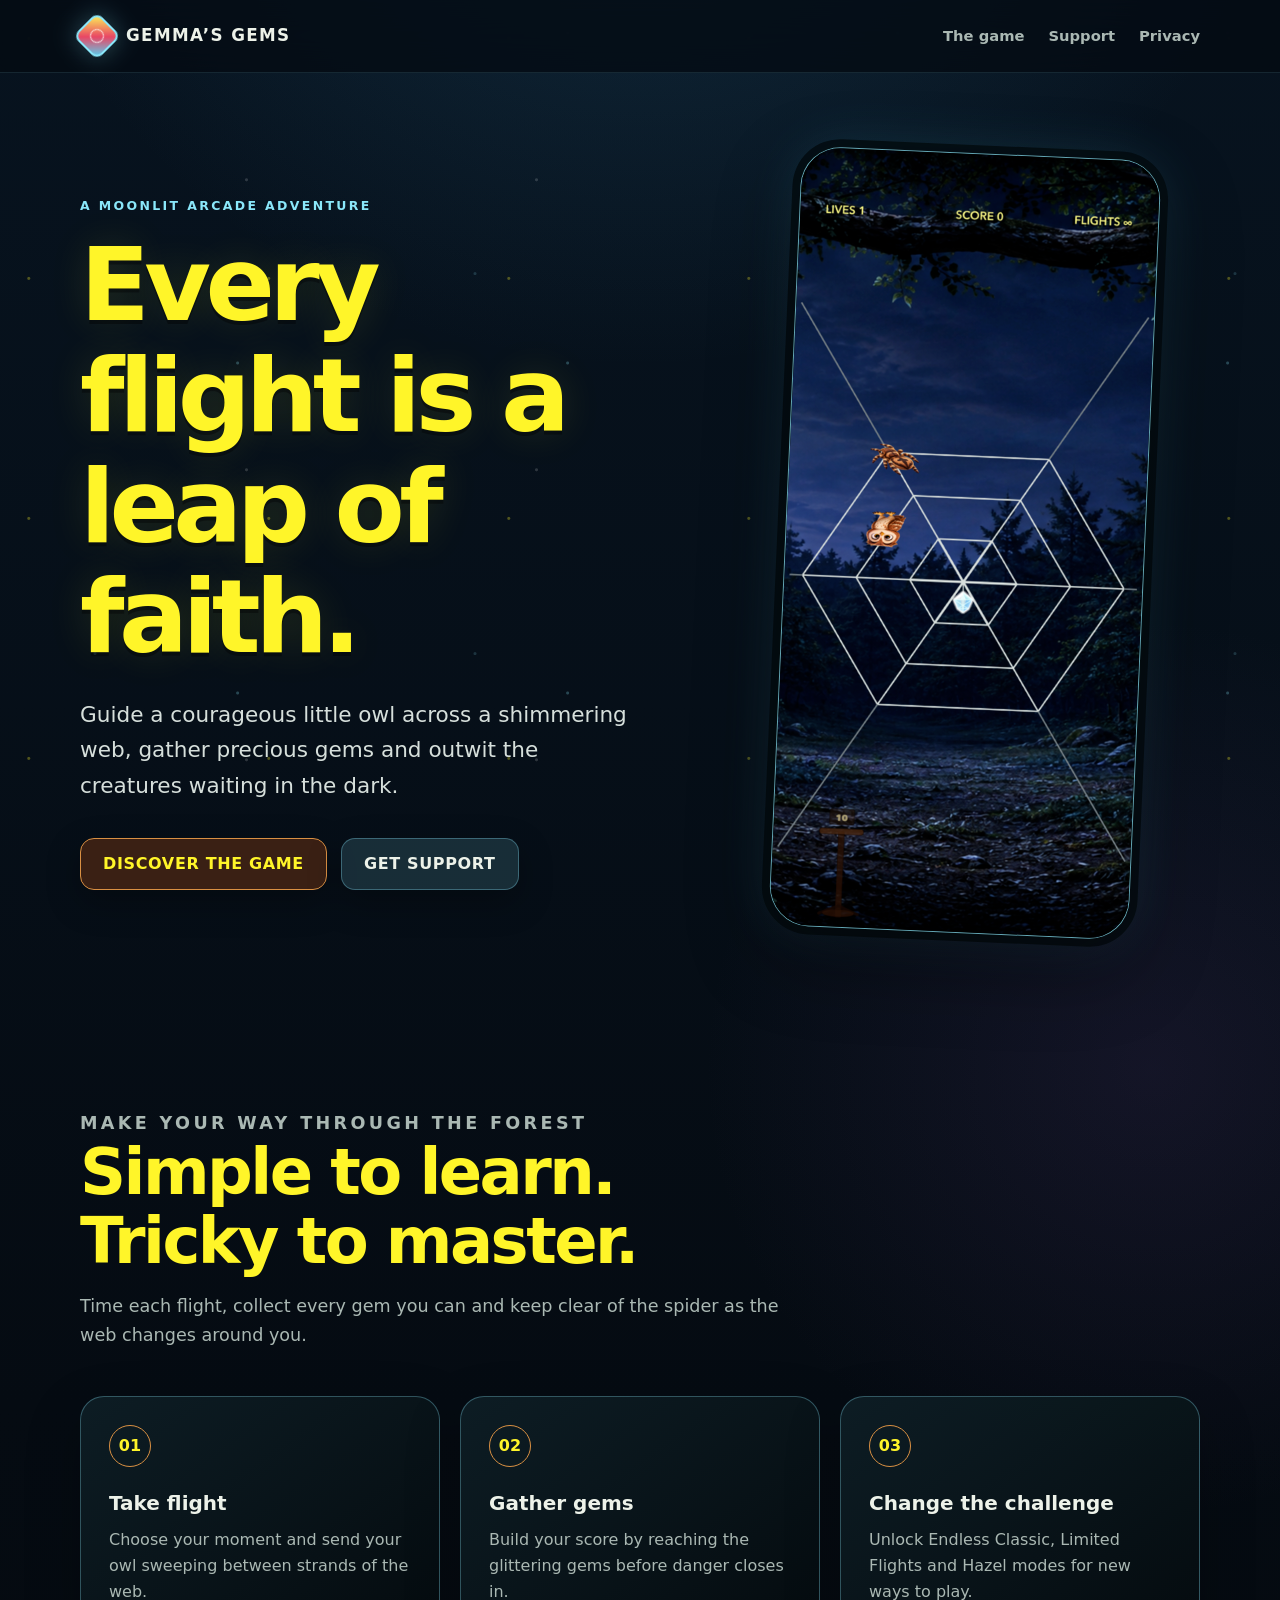
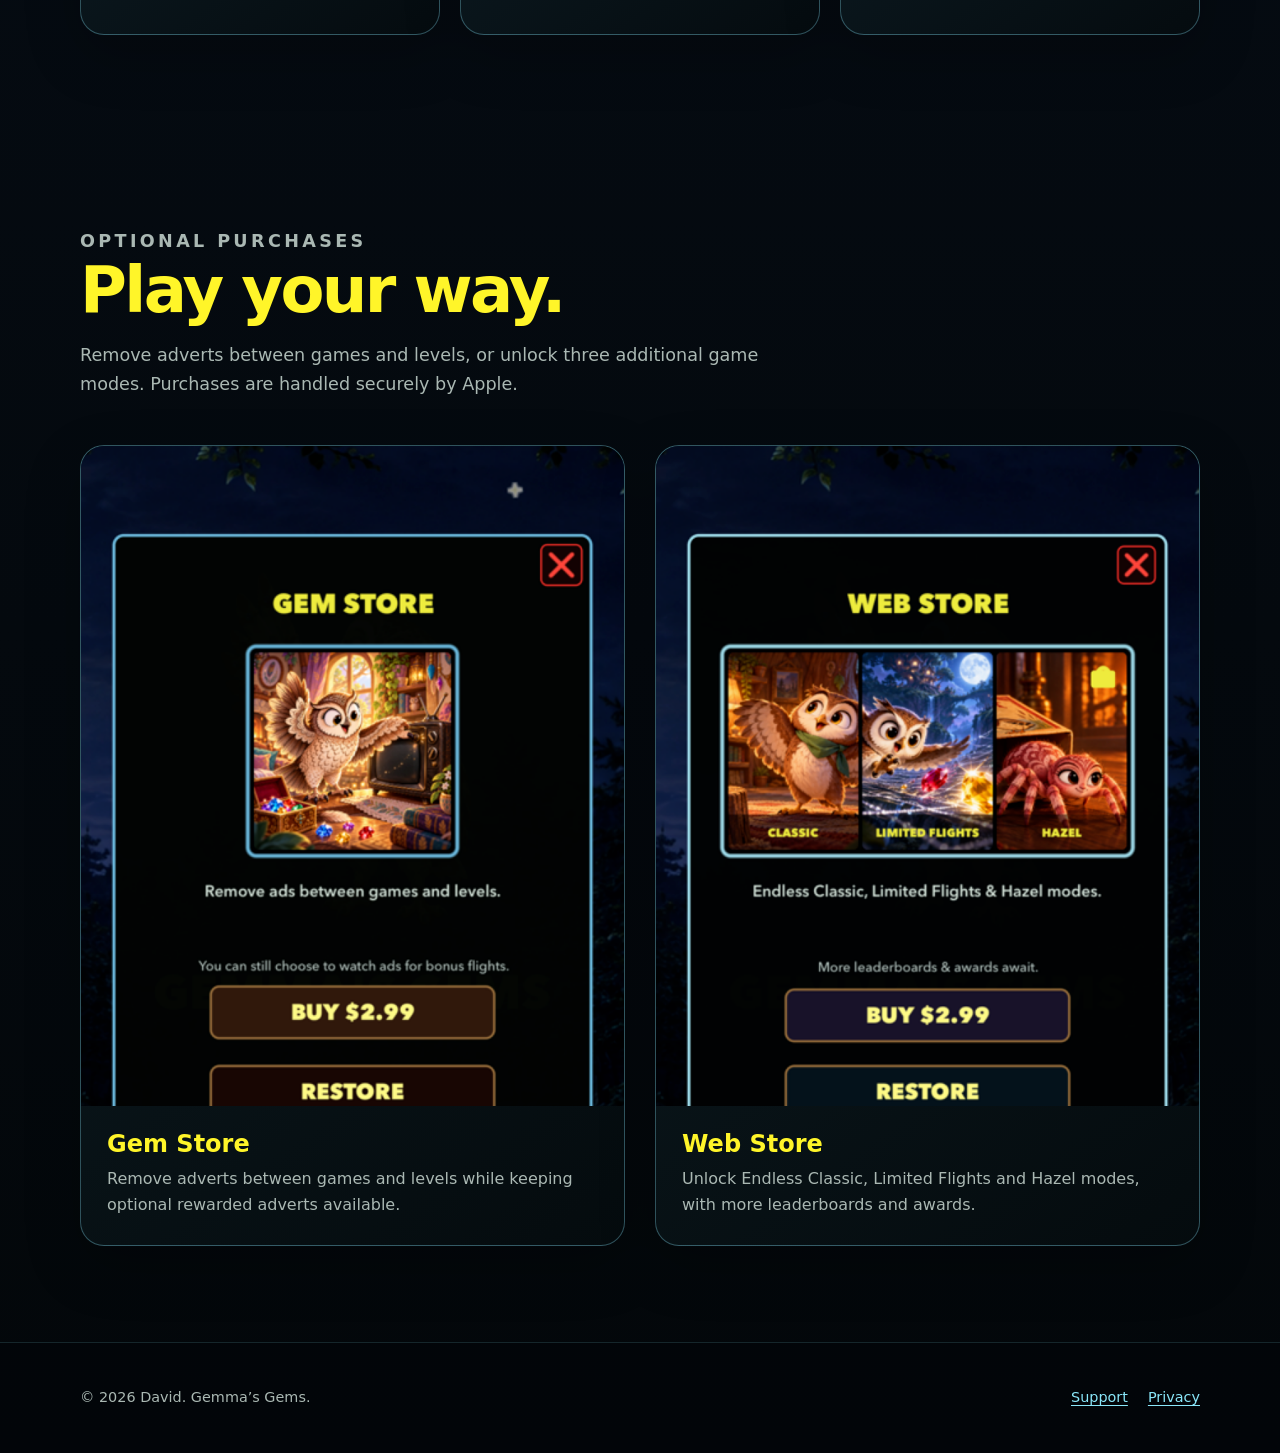
<file: index.html>
<!doctype html>
<html lang="en-GB">
<head>
    <meta charset="utf-8">
    <meta name="viewport" content="width=device-width, initial-scale=1">
    <meta name="description" content="Gemma’s Gems — guide a brave owl across a moonlit web, collect gems and discover new ways to play.">
    <meta name="theme-color" content="#07131f">
    <title>Gemma’s Gems</title>
    <link rel="stylesheet" href="styles.css">
</head>
<body>
    <header class="site-header">
        <nav class="nav" aria-label="Main navigation">
            <a class="brand" href="index.html">
                <span class="brand-mark" aria-hidden="true"></span>
                <span>Gemma’s Gems</span>
            </a>
            <div class="nav-links">
                <a href="#game">The game</a>
                <a href="support.html">Support</a>
                <a href="privacy.html">Privacy</a>
            </div>
        </nav>
    </header>

    <main>
        <section class="shell hero">
            <div>
                <p class="eyebrow">A moonlit arcade adventure</p>
                <h1>Every flight is a leap of faith.</h1>
                <p class="hero-copy">Guide a courageous little owl across a shimmering web, gather precious gems and outwit the creatures waiting in the dark.</p>
                <div class="button-row">
                    <a class="button" href="#game">Discover the game</a>
                    <a class="button secondary" href="support.html">Get support</a>
                </div>
            </div>
            <div class="hero-art" aria-label="A live round of Gemma’s Gems">
                <div class="phone">
                    <img src="assets/gameplay.png" alt="Gemma’s Gems gameplay showing an owl flying across a moonlit web towards a glowing gem while a spider approaches.">
                </div>
            </div>
        </section>

        <section class="section" id="game">
            <div class="shell">
                <div class="section-heading">
                    <p class="eyebrow">Make your way through the forest</p>
                    <h2>Simple to learn. Tricky to master.</h2>
                    <p>Time each flight, collect every gem you can and keep clear of the spider as the web changes around you.</p>
                </div>
                <div class="feature-grid">
                    <article class="card feature-card">
                        <span class="number">01</span>
                        <h3>Take flight</h3>
                        <p>Choose your moment and send your owl sweeping between strands of the web.</p>
                    </article>
                    <article class="card feature-card">
                        <span class="number">02</span>
                        <h3>Gather gems</h3>
                        <p>Build your score by reaching the glittering gems before danger closes in.</p>
                    </article>
                    <article class="card feature-card">
                        <span class="number">03</span>
                        <h3>Change the challenge</h3>
                        <p>Unlock Endless Classic, Limited Flights and Hazel modes for new ways to play.</p>
                    </article>
                </div>
            </div>
        </section>

        <section class="section">
            <div class="shell">
                <div class="section-heading">
                    <p class="eyebrow">Optional purchases</p>
                    <h2>Play your way.</h2>
                    <p>Remove adverts between games and levels, or unlock three additional game modes. Purchases are handled securely by Apple.</p>
                </div>
                <div class="store-showcase">
                    <article class="card store-card">
                        <img src="assets/gem-store.png" alt="Gem Store screen showing the Remove Ads purchase.">
                        <div class="store-card-copy">
                            <h3>Gem Store</h3>
                            <p>Remove adverts between games and levels while keeping optional rewarded adverts available.</p>
                        </div>
                    </article>
                    <article class="card store-card">
                        <img src="assets/web-store.png" alt="Web Store screen showing the additional game modes purchase.">
                        <div class="store-card-copy">
                            <h3>Web Store</h3>
                            <p>Unlock Endless Classic, Limited Flights and Hazel modes, with more leaderboards and awards.</p>
                        </div>
                    </article>
                </div>
            </div>
        </section>
    </main>

    <footer class="site-footer">
        <div class="shell footer-inner">
            <span>© 2026 David. Gemma’s Gems.</span>
            <div class="footer-links">
                <a href="support.html">Support</a>
                <a href="privacy.html">Privacy</a>
            </div>
        </div>
    </footer>
</body>
</html>
</file>
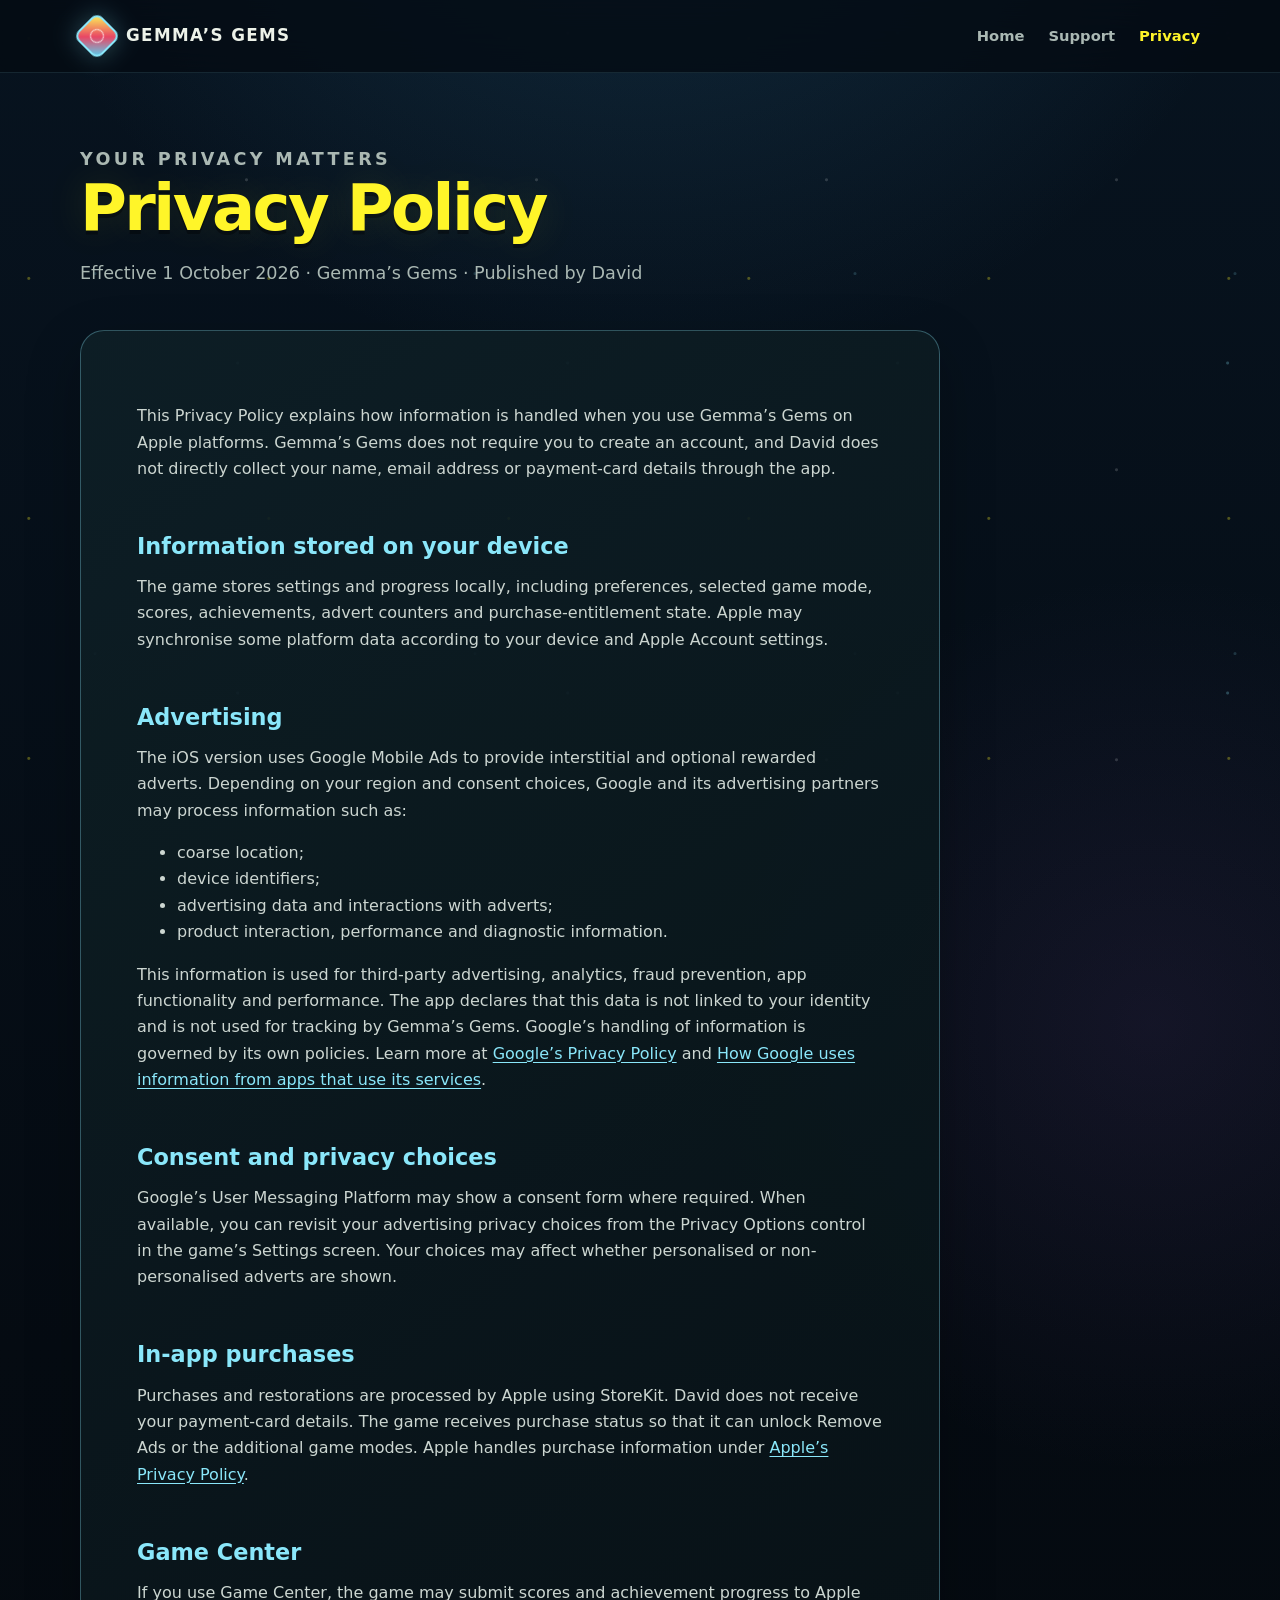
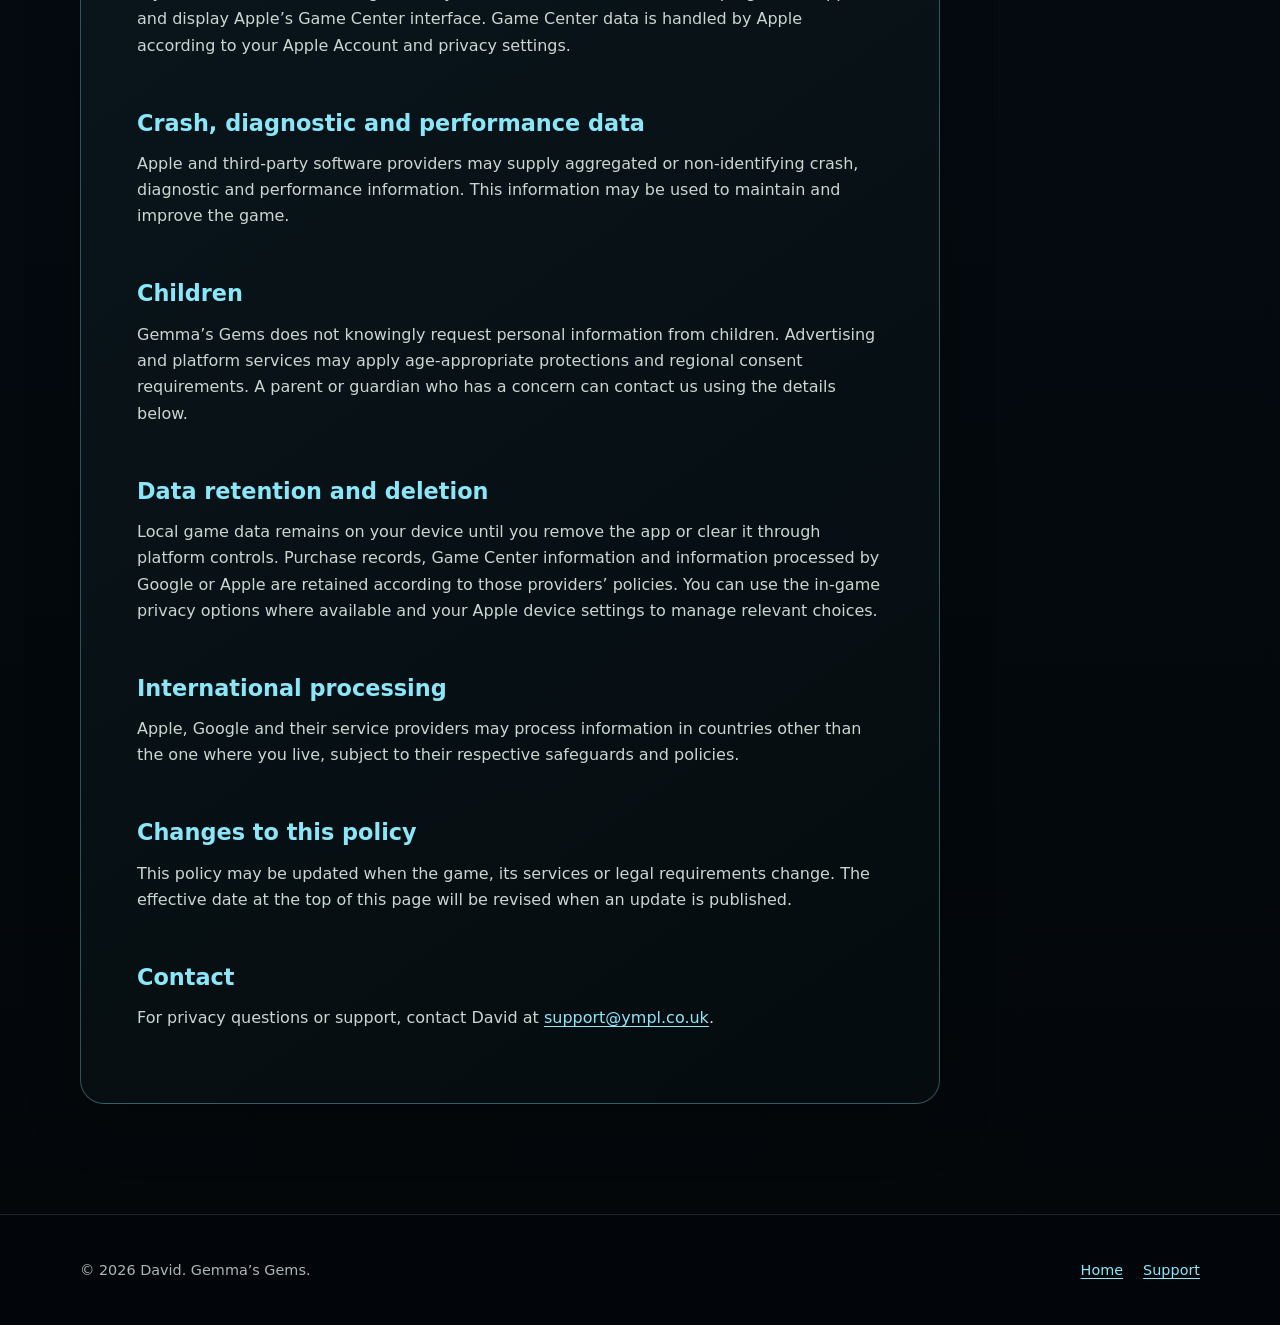
<file: privacy.html>
<!doctype html>
<html lang="en-GB">
<head>
    <meta charset="utf-8">
    <meta name="viewport" content="width=device-width, initial-scale=1">
    <meta name="description" content="Privacy Policy for Gemma’s Gems.">
    <meta name="theme-color" content="#07131f">
    <title>Privacy Policy — Gemma’s Gems</title>
    <link rel="stylesheet" href="styles.css">
</head>
<body>
    <header class="site-header">
        <nav class="nav" aria-label="Main navigation">
            <a class="brand" href="index.html">
                <span class="brand-mark" aria-hidden="true"></span>
                <span>Gemma’s Gems</span>
            </a>
            <div class="nav-links">
                <a href="index.html">Home</a>
                <a href="support.html">Support</a>
                <a href="privacy.html" aria-current="page">Privacy</a>
            </div>
        </nav>
    </header>

    <main class="shell page-main">
        <div class="page-heading">
            <p class="eyebrow">Your privacy matters</p>
            <h1>Privacy Policy</h1>
            <p>Effective 1 October 2026 · Gemma’s Gems · Published by David</p>
        </div>

        <article class="card content-card">
            <p>This Privacy Policy explains how information is handled when you use Gemma’s Gems on Apple platforms. Gemma’s Gems does not require you to create an account, and David does not directly collect your name, email address or payment-card details through the app.</p>

            <h2>Information stored on your device</h2>
            <p>The game stores settings and progress locally, including preferences, selected game mode, scores, achievements, advert counters and purchase-entitlement state. Apple may synchronise some platform data according to your device and Apple Account settings.</p>

            <h2>Advertising</h2>
            <p>The iOS version uses Google Mobile Ads to provide interstitial and optional rewarded adverts. Depending on your region and consent choices, Google and its advertising partners may process information such as:</p>
            <ul>
                <li>coarse location;</li>
                <li>device identifiers;</li>
                <li>advertising data and interactions with adverts;</li>
                <li>product interaction, performance and diagnostic information.</li>
            </ul>
            <p>This information is used for third-party advertising, analytics, fraud prevention, app functionality and performance. The app declares that this data is not linked to your identity and is not used for tracking by Gemma’s Gems. Google’s handling of information is governed by its own policies. Learn more at <a href="https://policies.google.com/privacy" rel="noreferrer">Google’s Privacy Policy</a> and <a href="https://policies.google.com/technologies/partner-sites" rel="noreferrer">How Google uses information from apps that use its services</a>.</p>

            <h2>Consent and privacy choices</h2>
            <p>Google’s User Messaging Platform may show a consent form where required. When available, you can revisit your advertising privacy choices from the Privacy Options control in the game’s Settings screen. Your choices may affect whether personalised or non-personalised adverts are shown.</p>

            <h2>In-app purchases</h2>
            <p>Purchases and restorations are processed by Apple using StoreKit. David does not receive your payment-card details. The game receives purchase status so that it can unlock Remove Ads or the additional game modes. Apple handles purchase information under <a href="https://www.apple.com/legal/privacy/" rel="noreferrer">Apple’s Privacy Policy</a>.</p>

            <h2>Game Center</h2>
            <p>If you use Game Center, the game may submit scores and achievement progress to Apple and display Apple’s Game Center interface. Game Center data is handled by Apple according to your Apple Account and privacy settings.</p>

            <h2>Crash, diagnostic and performance data</h2>
            <p>Apple and third-party software providers may supply aggregated or non-identifying crash, diagnostic and performance information. This information may be used to maintain and improve the game.</p>

            <h2>Children</h2>
            <p>Gemma’s Gems does not knowingly request personal information from children. Advertising and platform services may apply age-appropriate protections and regional consent requirements. A parent or guardian who has a concern can contact us using the details below.</p>

            <h2>Data retention and deletion</h2>
            <p>Local game data remains on your device until you remove the app or clear it through platform controls. Purchase records, Game Center information and information processed by Google or Apple are retained according to those providers’ policies. You can use the in-game privacy options where available and your Apple device settings to manage relevant choices.</p>

            <h2>International processing</h2>
            <p>Apple, Google and their service providers may process information in countries other than the one where you live, subject to their respective safeguards and policies.</p>

            <h2>Changes to this policy</h2>
            <p>This policy may be updated when the game, its services or legal requirements change. The effective date at the top of this page will be revised when an update is published.</p>

            <h2>Contact</h2>
            <p>For privacy questions or support, contact David at <a href="mailto:support@ympl.co.uk">support@ympl.co.uk</a>.</p>
        </article>
    </main>

    <footer class="site-footer">
        <div class="shell footer-inner">
            <span>© 2026 David. Gemma’s Gems.</span>
            <div class="footer-links">
                <a href="index.html">Home</a>
                <a href="support.html">Support</a>
            </div>
        </div>
    </footer>
</body>
</html>
</file>
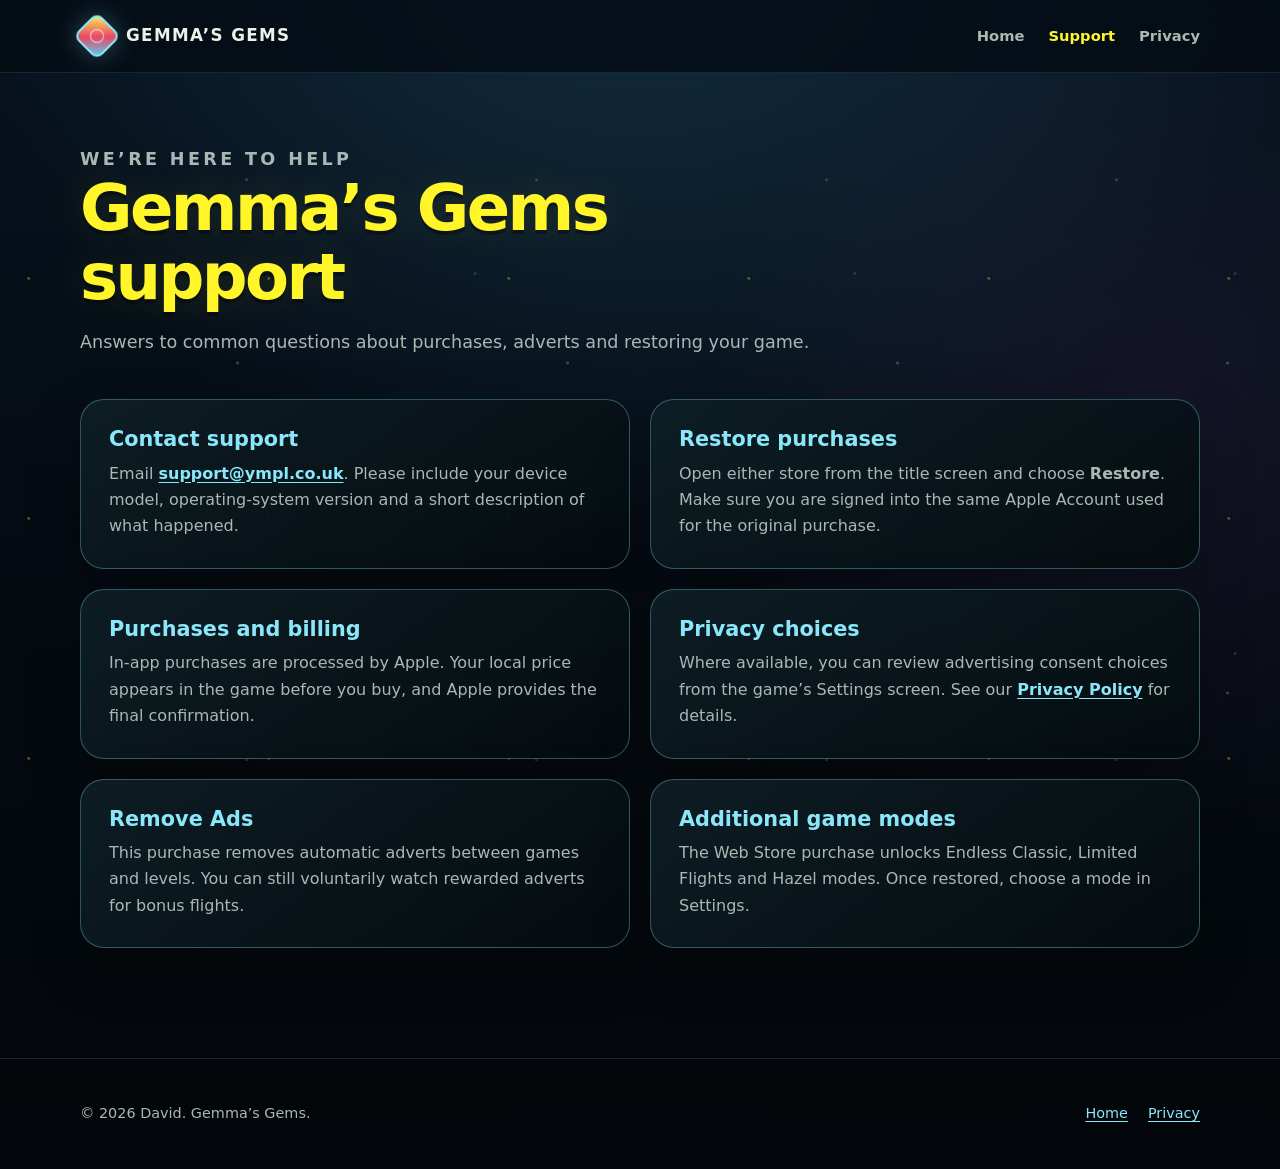
<file: support.html>
<!doctype html>
<html lang="en-GB">
<head>
    <meta charset="utf-8">
    <meta name="viewport" content="width=device-width, initial-scale=1">
    <meta name="description" content="Support for Gemma’s Gems.">
    <meta name="theme-color" content="#07131f">
    <title>Support — Gemma’s Gems</title>
    <link rel="stylesheet" href="styles.css">
</head>
<body>
    <header class="site-header">
        <nav class="nav" aria-label="Main navigation">
            <a class="brand" href="index.html">
                <span class="brand-mark" aria-hidden="true"></span>
                <span>Gemma’s Gems</span>
            </a>
            <div class="nav-links">
                <a href="index.html">Home</a>
                <a href="support.html" aria-current="page">Support</a>
                <a href="privacy.html">Privacy</a>
            </div>
        </nav>
    </header>

    <main class="shell page-main">
        <div class="page-heading">
            <p class="eyebrow">We’re here to help</p>
            <h1>Gemma’s Gems support</h1>
            <p>Answers to common questions about purchases, adverts and restoring your game.</p>
        </div>

        <div class="support-grid">
            <section class="card support-card">
                <h2>Contact support</h2>
                <p>Email <a href="mailto:support@ympl.co.uk">support@ympl.co.uk</a>. Please include your device model, operating-system version and a short description of what happened.</p>
            </section>
            <section class="card support-card">
                <h2>Restore purchases</h2>
                <p>Open either store from the title screen and choose <strong>Restore</strong>. Make sure you are signed into the same Apple Account used for the original purchase.</p>
            </section>
            <section class="card support-card">
                <h2>Purchases and billing</h2>
                <p>In-app purchases are processed by Apple. Your local price appears in the game before you buy, and Apple provides the final confirmation.</p>
            </section>
            <section class="card support-card">
                <h2>Privacy choices</h2>
                <p>Where available, you can review advertising consent choices from the game’s Settings screen. See our <a href="privacy.html">Privacy Policy</a> for details.</p>
            </section>
            <section class="card support-card">
                <h2>Remove Ads</h2>
                <p>This purchase removes automatic adverts between games and levels. You can still voluntarily watch rewarded adverts for bonus flights.</p>
            </section>
            <section class="card support-card">
                <h2>Additional game modes</h2>
                <p>The Web Store purchase unlocks Endless Classic, Limited Flights and Hazel modes. Once restored, choose a mode in Settings.</p>
            </section>
        </div>
    </main>

    <footer class="site-footer">
        <div class="shell footer-inner">
            <span>© 2026 David. Gemma’s Gems.</span>
            <div class="footer-links">
                <a href="index.html">Home</a>
                <a href="privacy.html">Privacy</a>
            </div>
        </div>
    </footer>
</body>
</html>
</file>
<file: styles.css>
:root {
    color-scheme: dark;
    --night: #050b12;
    --night-soft: #0a1720;
    --panel: rgba(8, 18, 22, 0.88);
    --panel-solid: #0b171d;
    --cyan: #8ae7fa;
    --cyan-soft: rgba(138, 231, 250, 0.14);
    --gold: #fff529;
    --amber: #d99043;
    --cream: #edf2e9;
    --muted: #aab8b3;
    --line: rgba(138, 231, 250, 0.32);
    --shadow: 0 28px 80px rgba(0, 0, 0, 0.45);
    --radius: 24px;
}

* {
    box-sizing: border-box;
}

html {
    scroll-behavior: smooth;
}

body {
    margin: 0;
    min-height: 100vh;
    background:
        radial-gradient(circle at 50% -10%, rgba(46, 108, 144, 0.32), transparent 42rem),
        radial-gradient(circle at 90% 35%, rgba(86, 57, 120, 0.18), transparent 28rem),
        linear-gradient(180deg, #07131f 0%, var(--night) 46%, #03070a 100%);
    color: var(--cream);
    font-family: "Avenir Next", Avenir, system-ui, -apple-system, BlinkMacSystemFont, "Segoe UI", sans-serif;
    line-height: 1.65;
}

body::before {
    position: fixed;
    inset: 0;
    z-index: -1;
    background-image:
        radial-gradient(circle at 12% 16%, rgba(255, 245, 41, 0.68) 0 1px, transparent 2px),
        radial-gradient(circle at 72% 10%, rgba(138, 231, 250, 0.58) 0 1px, transparent 2px),
        radial-gradient(circle at 85% 62%, rgba(255, 255, 255, 0.36) 0 1px, transparent 2px),
        radial-gradient(circle at 25% 72%, rgba(138, 231, 250, 0.38) 0 1px, transparent 2px);
    background-size: 240px 240px, 330px 330px, 290px 290px, 380px 380px;
    content: "";
    opacity: 0.45;
    pointer-events: none;
}

a {
    color: var(--cyan);
    text-underline-offset: 0.2em;
}

a:hover {
    color: white;
}

img {
    display: block;
    max-width: 100%;
}

.site-header {
    position: sticky;
    top: 0;
    z-index: 20;
    border-bottom: 1px solid rgba(138, 231, 250, 0.12);
    background: rgba(5, 11, 18, 0.78);
    backdrop-filter: blur(20px);
}

.nav,
.shell {
    width: min(1120px, calc(100% - 40px));
    margin-inline: auto;
}

.nav {
    display: flex;
    min-height: 72px;
    align-items: center;
    justify-content: space-between;
    gap: 24px;
}

.brand {
    display: inline-flex;
    align-items: center;
    gap: 12px;
    color: var(--cream);
    font-size: 1.05rem;
    font-weight: 800;
    letter-spacing: 0.08em;
    text-decoration: none;
    text-transform: uppercase;
}

.brand-mark {
    display: grid;
    width: 34px;
    height: 34px;
    place-items: center;
    transform: rotate(45deg);
    border: 2px solid var(--cyan);
    border-radius: 8px;
    background: linear-gradient(135deg, #fdf557, #e94664 52%, #53d4f4);
    box-shadow: 0 0 24px rgba(138, 231, 250, 0.28);
}

.brand-mark::after {
    width: 12px;
    height: 12px;
    transform: rotate(-45deg);
    border: 1px solid rgba(255, 255, 255, 0.72);
    border-radius: 50%;
    content: "";
}

.nav-links {
    display: flex;
    align-items: center;
    gap: 24px;
}

.nav-links a {
    color: var(--muted);
    font-size: 0.92rem;
    font-weight: 700;
    text-decoration: none;
}

.nav-links a:hover,
.nav-links a[aria-current="page"] {
    color: var(--gold);
}

.hero {
    display: grid;
    min-height: min(820px, calc(100vh - 72px));
    grid-template-columns: minmax(0, 1.08fr) minmax(300px, 0.92fr);
    align-items: center;
    gap: clamp(40px, 8vw, 100px);
    padding-block: 80px;
}

.eyebrow {
    margin: 0 0 14px;
    color: var(--cyan);
    font-size: 0.78rem;
    font-weight: 800;
    letter-spacing: 0.19em;
    text-transform: uppercase;
}

h1,
h2,
h3 {
    margin-top: 0;
    line-height: 1.08;
}

h1 {
    max-width: 760px;
    margin-bottom: 24px;
    color: var(--gold);
    font-size: clamp(3rem, 8vw, 6.7rem);
    font-weight: 900;
    letter-spacing: -0.055em;
    text-shadow: 0 4px 0 rgba(0, 0, 0, 0.35), 0 0 42px rgba(255, 245, 41, 0.12);
}

.hero-copy {
    max-width: 650px;
    margin: 0 0 34px;
    color: #d6dfdb;
    font-size: clamp(1.1rem, 2vw, 1.35rem);
}

.button-row {
    display: flex;
    flex-wrap: wrap;
    gap: 14px;
}

.button {
    display: inline-flex;
    min-height: 48px;
    align-items: center;
    justify-content: center;
    padding: 12px 22px;
    border: 1px solid var(--amber);
    border-radius: 14px;
    background: #3a2014;
    color: var(--gold);
    font-weight: 900;
    letter-spacing: 0.04em;
    text-decoration: none;
    text-transform: uppercase;
    box-shadow: 0 12px 34px rgba(0, 0, 0, 0.28);
}

.button.secondary {
    border-color: var(--line);
    background: var(--cyan-soft);
    color: var(--cream);
}

.hero-art {
    position: relative;
    display: grid;
    justify-items: center;
}

.hero-art::before {
    position: absolute;
    width: 78%;
    aspect-ratio: 1;
    border-radius: 50%;
    background: radial-gradient(circle, rgba(86, 207, 243, 0.28), transparent 68%);
    content: "";
    filter: blur(8px);
}

.phone {
    position: relative;
    width: min(360px, 82vw);
    overflow: hidden;
    transform: rotate(2.5deg);
    border: 1px solid rgba(138, 231, 250, 0.7);
    border-radius: 40px;
    background: #020608;
    box-shadow: var(--shadow), 0 0 0 8px rgba(3, 10, 14, 0.8), 0 0 55px rgba(86, 207, 243, 0.18);
}

.phone img {
    width: 100%;
    aspect-ratio: 1320 / 2868;
    object-fit: cover;
}

.section {
    padding-block: 96px;
}

.section-heading {
    max-width: 720px;
    margin-bottom: 46px;
}

.section-heading h2,
.page-heading h1 {
    margin-bottom: 16px;
    color: var(--gold);
    font-size: clamp(2.2rem, 5vw, 4rem);
    letter-spacing: -0.04em;
}

.section-heading p,
.page-heading p {
    margin: 0;
    color: var(--muted);
    font-size: 1.1rem;
}

.feature-grid {
    display: grid;
    grid-template-columns: repeat(3, minmax(0, 1fr));
    gap: 20px;
}

.card {
    border: 1px solid var(--line);
    border-radius: var(--radius);
    background: linear-gradient(145deg, rgba(14, 31, 38, 0.92), rgba(5, 12, 15, 0.92));
    box-shadow: 0 20px 55px rgba(0, 0, 0, 0.24);
}

.feature-card {
    padding: 28px;
}

.feature-card .number {
    display: inline-grid;
    width: 42px;
    height: 42px;
    margin-bottom: 26px;
    place-items: center;
    border: 1px solid var(--amber);
    border-radius: 50%;
    color: var(--gold);
    font-weight: 900;
}

.feature-card h3 {
    margin-bottom: 12px;
    font-size: 1.25rem;
}

.feature-card p {
    margin: 0;
    color: var(--muted);
}

.store-showcase {
    display: grid;
    grid-template-columns: repeat(2, minmax(0, 1fr));
    gap: 30px;
}

.store-card {
    overflow: hidden;
}

.store-card img {
    width: 100%;
    max-height: 660px;
    object-fit: cover;
    object-position: center 37%;
}

.store-card-copy {
    padding: 26px;
}

.store-card-copy h3 {
    margin-bottom: 8px;
    color: var(--gold);
    font-size: 1.5rem;
}

.store-card-copy p {
    margin: 0;
    color: var(--muted);
}

.page-main {
    padding-block: 72px 110px;
}

.page-heading {
    max-width: 780px;
    margin-bottom: 42px;
}

.content-card {
    max-width: 860px;
    padding: clamp(26px, 5vw, 56px);
}

.content-card h2 {
    margin-top: 2.3em;
    margin-bottom: 0.6em;
    color: var(--cyan);
    font-size: 1.4rem;
}

.content-card h2:first-child {
    margin-top: 0;
}

.content-card p,
.content-card li {
    color: #ccd6d1;
}

.content-card strong {
    color: white;
}

.notice {
    margin: 28px 0;
    padding: 18px 20px;
    border-left: 3px solid var(--gold);
    border-radius: 0 14px 14px 0;
    background: rgba(255, 245, 41, 0.07);
}

.support-grid {
    display: grid;
    grid-template-columns: repeat(2, minmax(0, 1fr));
    gap: 20px;
}

.support-card {
    padding: 28px;
}

.support-card h2 {
    margin: 0 0 10px;
    color: var(--cyan);
    font-size: 1.3rem;
}

.support-card p {
    margin: 0;
    color: var(--muted);
}

.support-card a {
    font-weight: 800;
}

.site-footer {
    border-top: 1px solid rgba(138, 231, 250, 0.14);
    background: rgba(2, 6, 9, 0.58);
}

.footer-inner {
    display: flex;
    min-height: 110px;
    align-items: center;
    justify-content: space-between;
    gap: 24px;
    color: var(--muted);
    font-size: 0.9rem;
}

.footer-links {
    display: flex;
    gap: 20px;
}

@media (max-width: 800px) {
    .nav {
        min-height: 64px;
    }

    .nav-links {
        gap: 14px;
    }

    .nav-links a {
        font-size: 0.82rem;
    }

    .hero {
        grid-template-columns: 1fr;
        padding-block: 64px 90px;
        text-align: center;
    }

    .hero-copy,
    .button-row {
        margin-inline: auto;
        justify-content: center;
    }

    .feature-grid,
    .store-showcase,
    .support-grid {
        grid-template-columns: 1fr;
    }

    .store-card img {
        max-height: 560px;
    }

    .footer-inner {
        flex-direction: column;
        justify-content: center;
        padding-block: 26px;
        text-align: center;
    }
}

@media (max-width: 560px) {
    .nav,
    .shell {
        width: min(100% - 28px, 1120px);
    }

    .brand span:last-child {
        display: none;
    }

    .nav-links {
        gap: 12px;
    }

    .section {
        padding-block: 70px;
    }
}

@media (prefers-reduced-motion: no-preference) {
    .phone {
        animation: float 6s ease-in-out infinite;
    }

    .button {
        transition: transform 160ms ease, border-color 160ms ease, background-color 160ms ease;
    }

    .button:hover {
        transform: translateY(-2px);
    }

    @keyframes float {
        0%, 100% { transform: rotate(2.5deg) translateY(0); }
        50% { transform: rotate(1deg) translateY(-12px); }
    }
}
</file>
